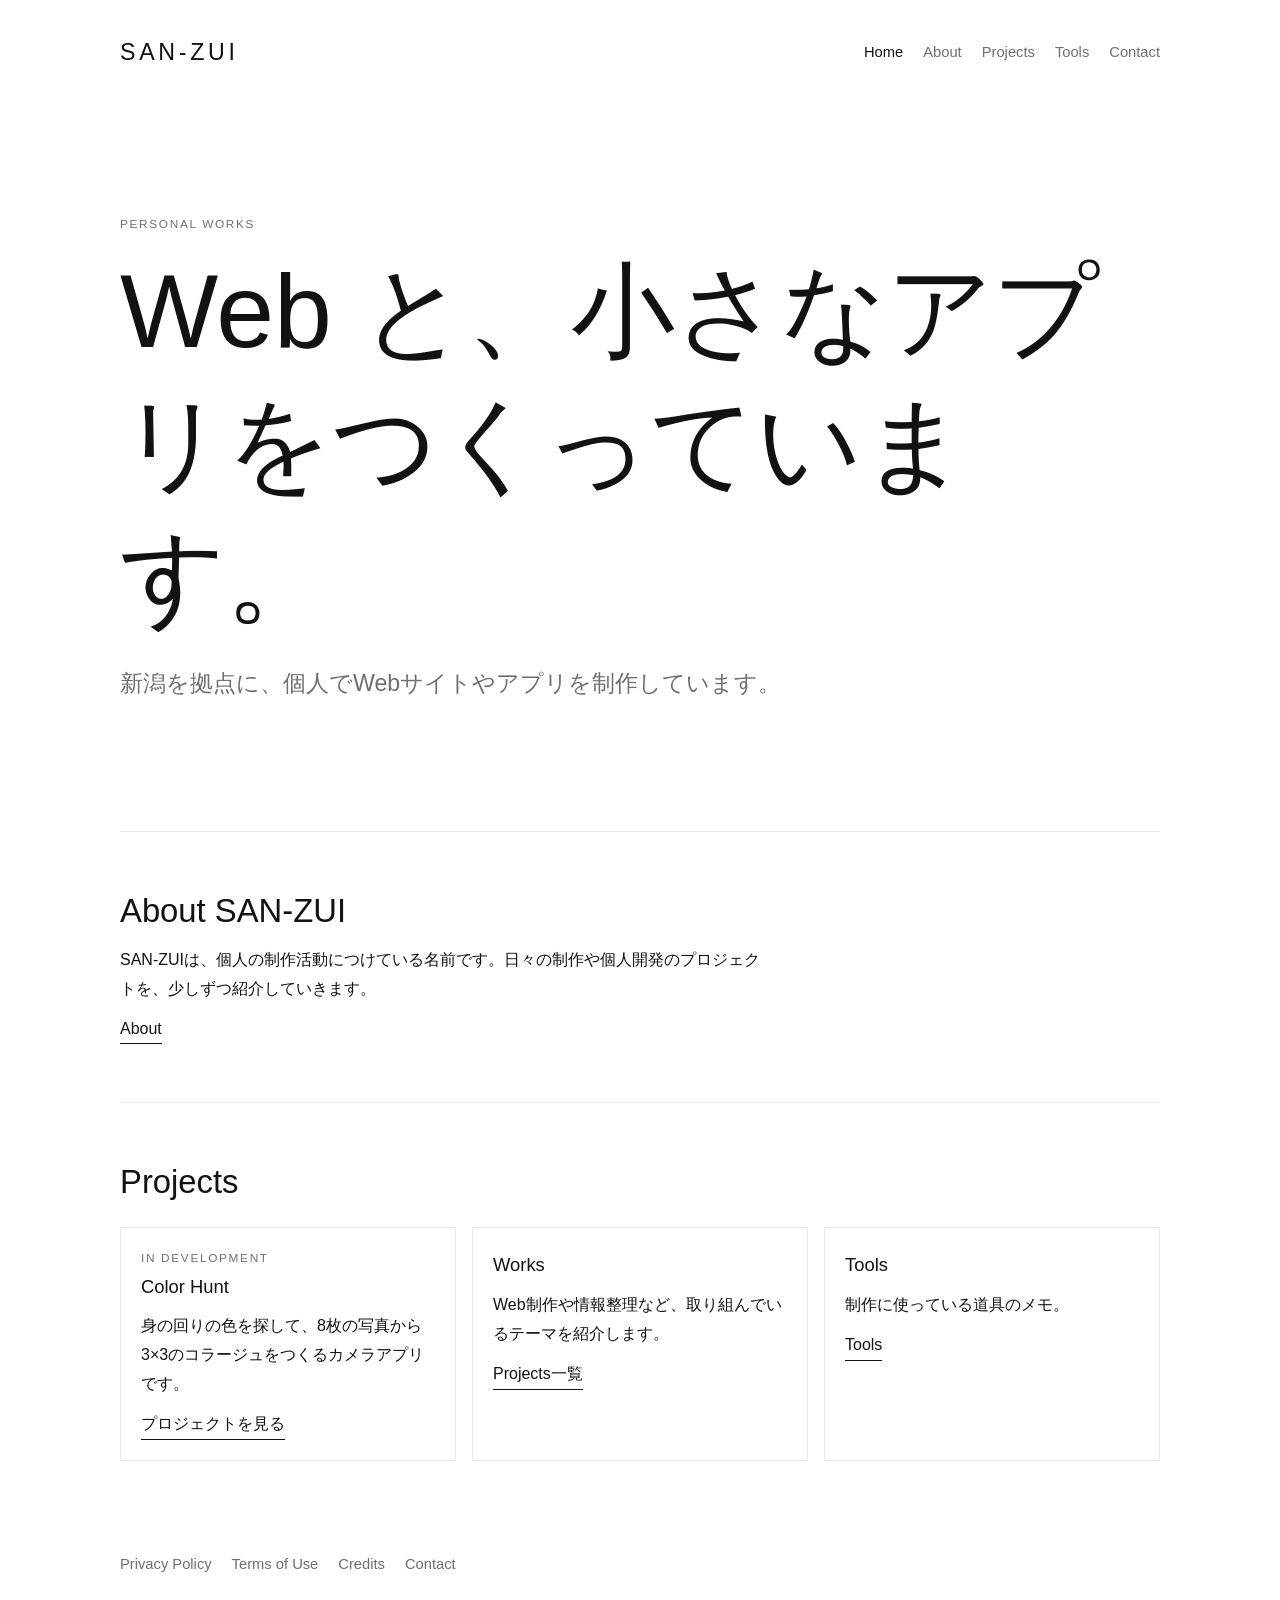
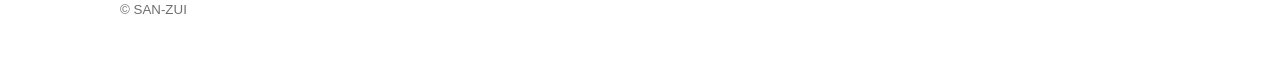
<file: index.html>
<!DOCTYPE html>
<html lang="ja">
  <head>
    <meta charset="UTF-8" />
    <meta name="viewport" content="width=device-width, initial-scale=1.0" />
    <title>SAN-ZUI | Portfolio</title>
    <meta name="description" content="SAN-ZUIの個人制作ポートフォリオ。Webサイトや小さなアプリの制作を紹介します。" />
    <link rel="stylesheet" href="style.css" />
  </head>
  <body>
    <header class="site-header container">
      <a class="brand" href="index.html">SAN-ZUI</a>
      <nav aria-label="メインナビゲーション">
        <ul class="nav-list">
          <li><a href="index.html" aria-current="page">Home</a></li>
          <li><a href="about.html">About</a></li>
          <li><a href="works.html">Projects</a></li>
          <li><a href="tools.html">Tools</a></li>
          <li><a href="contact.html">Contact</a></li>
        </ul>
      </nav>
    </header>
    <main>
      <section class="hero container" aria-labelledby="hero-title">
        <p class="eyebrow">PERSONAL WORKS</p>
        <h1 id="hero-title">Web と、小さなアプリをつくっています。</h1>
        <p class="tagline">新潟を拠点に、個人でWebサイトやアプリを制作しています。</p>
      </section>
      <section class="section container" aria-labelledby="about-title">
        <h2 id="about-title">About SAN-ZUI</h2>
        <p>SAN-ZUIは、個人の制作活動につけている名前です。日々の制作や個人開発のプロジェクトを、少しずつ紹介していきます。</p>
        <a class="simple-link" href="about.html">About</a>
      </section>
      <section class="section container" aria-labelledby="projects-title">
        <h2 id="projects-title">Projects</h2>
        <div class="link-grid">
          <article class="link-card">
            <p class="eyebrow">IN DEVELOPMENT</p>
            <h3>Color Hunt</h3>
            <p>身の回りの色を探して、8枚の写真から3×3のコラージュをつくるカメラアプリです。</p>
            <a href="projects/color-hunt/">プロジェクトを見る</a>
          </article>
          <article class="link-card">
            <h3>Works</h3>
            <p>Web制作や情報整理など、取り組んでいるテーマを紹介します。</p>
            <a href="works.html">Projects一覧</a>
          </article>
          <article class="link-card">
            <h3>Tools</h3>
            <p>制作に使っている道具のメモ。</p>
            <a href="tools.html">Tools</a>
          </article>
        </div>
      </section>
    </main>
    <footer class="site-footer container">
      <nav aria-label="フッターナビゲーション">
        <ul class="footer-list">
          <li><a href="privacy-policy.html">Privacy Policy</a></li>
          <li><a href="terms-of-use.html">Terms of Use</a></li>
          <li><a href="credits.html">Credits</a></li>
          <li><a href="contact.html">Contact</a></li>
        </ul>
      </nav>
      <small>© SAN-ZUI</small>
    </footer>
  </body>
</html>
</file>
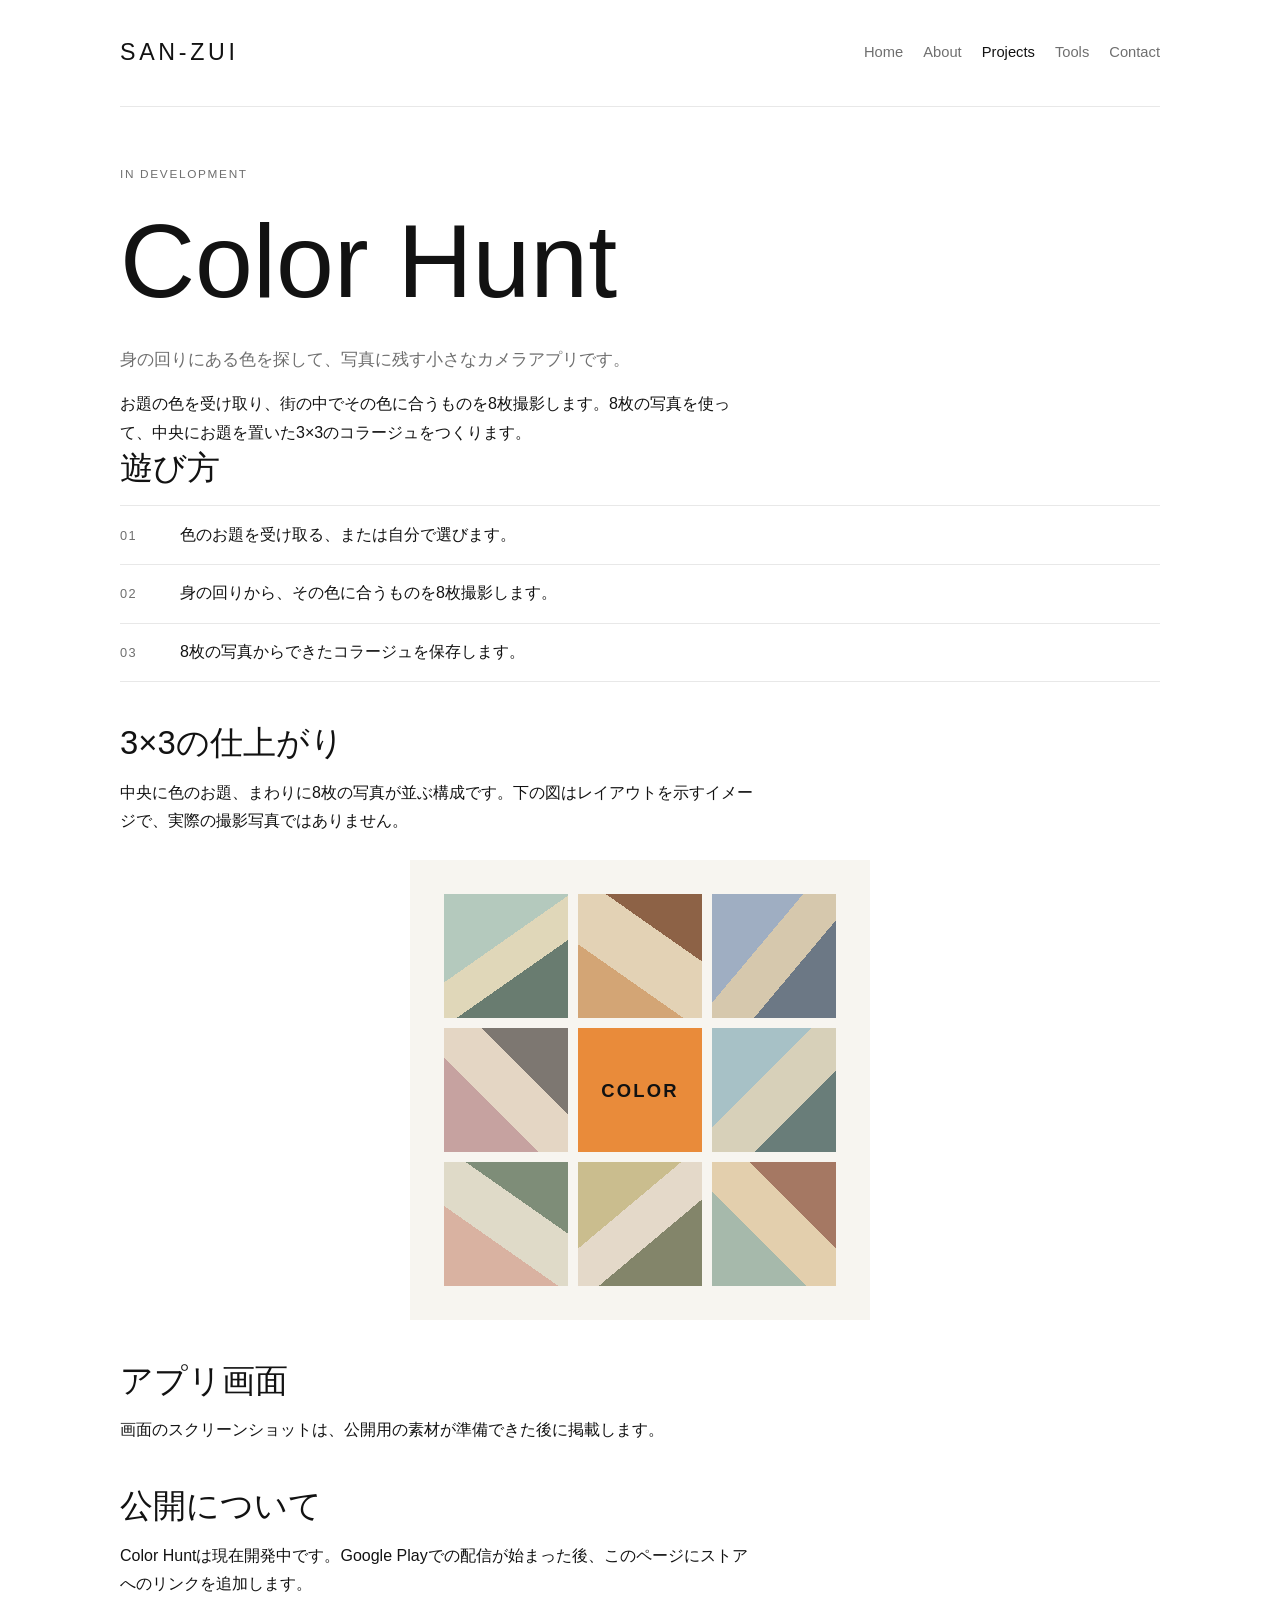
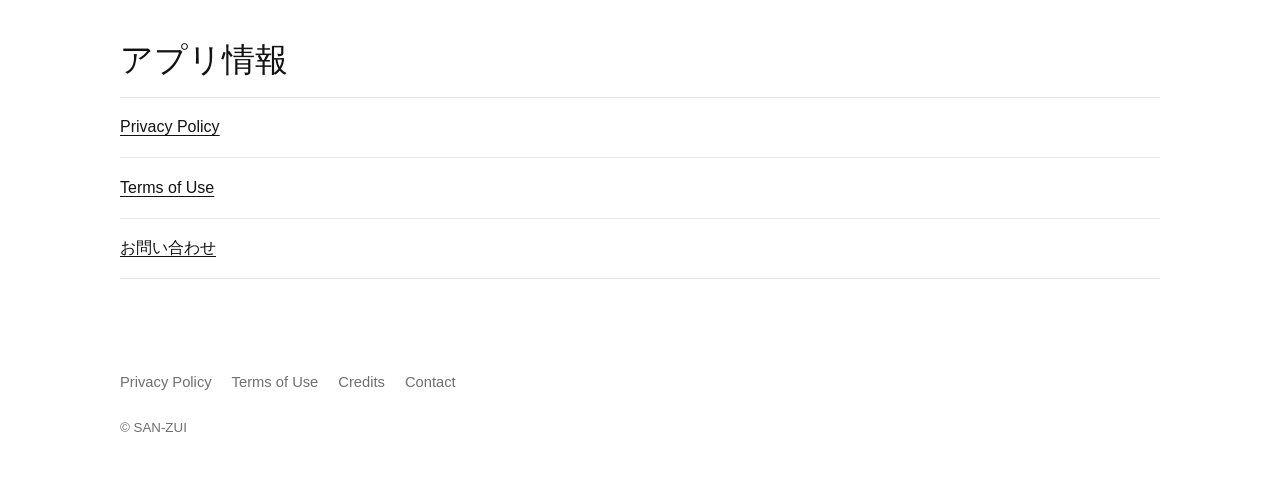
<file: projects/color-hunt/index.html>
<!DOCTYPE html>
<html lang="ja">
  <head>
    <meta charset="UTF-8" />
    <meta name="viewport" content="width=device-width, initial-scale=1.0" />
    <title>Color Hunt | SAN-ZUI</title>
    <meta name="description" content="身の回りの色を探して写真に収めるカメラアプリ、Color Hunt。" />
    <link rel="stylesheet" href="../../style.css" />
  </head>
  <body>
    <header class="site-header container">
      <a class="brand" href="../../index.html">SAN-ZUI</a>
      <nav aria-label="メインナビゲーション">
        <ul class="nav-list">
          <li><a href="../../index.html">Home</a></li>
          <li><a href="../../about.html">About</a></li>
          <li><a href="../../works.html" aria-current="page">Projects</a></li>
          <li><a href="../../tools.html">Tools</a></li>
          <li><a href="../../contact.html">Contact</a></li>
        </ul>
      </nav>
    </header>
    <main class="container page-main">
      <p class="eyebrow">IN DEVELOPMENT</p>
      <h1>Color Hunt</h1>
      <p class="lead">身の回りにある色を探して、写真に残す小さなカメラアプリです。</p>
      <p>お題の色を受け取り、街の中でその色に合うものを8枚撮影します。8枚の写真を使って、中央にお題を置いた3×3のコラージュをつくります。</p>

      <section class="text-block" aria-labelledby="concept-title">
        <h2 id="concept-title">遊び方</h2>
        <ol class="steps">
          <li><span>01</span><p>色のお題を受け取る、または自分で選びます。</p></li>
          <li><span>02</span><p>身の回りから、その色に合うものを8枚撮影します。</p></li>
          <li><span>03</span><p>8枚の写真からできたコラージュを保存します。</p></li>
        </ol>
      </section>

      <section class="text-block" aria-labelledby="collage-title">
        <h2 id="collage-title">3×3の仕上がり</h2>
        <p>中央に色のお題、まわりに8枚の写真が並ぶ構成です。下の図はレイアウトを示すイメージで、実際の撮影写真ではありません。</p>
        <div class="collage-demo" role="img" aria-label="8つの写真枠で色のお題を囲む3列3行のコラージュ構成図">
          <span class="sample-tile tile-one"></span>
          <span class="sample-tile tile-two"></span>
          <span class="sample-tile tile-three"></span>
          <span class="sample-tile tile-four"></span>
          <span class="sample-theme">COLOR</span>
          <span class="sample-tile tile-five"></span>
          <span class="sample-tile tile-six"></span>
          <span class="sample-tile tile-seven"></span>
          <span class="sample-tile tile-eight"></span>
        </div>
      </section>

      <section class="text-block" aria-labelledby="screenshots-title">
        <h2 id="screenshots-title">アプリ画面</h2>
        <p>画面のスクリーンショットは、公開用の素材が準備できた後に掲載します。</p>
        <!-- Add genuine app screenshots here when available. Do not replace this section with mock screenshots. -->
      </section>

      <section class="text-block">
        <h2>公開について</h2>
        <p>Color Huntは現在開発中です。Google Playでの配信が始まった後、このページにストアへのリンクを追加します。</p>
        <!-- Add the Google Play link here after the public store listing is live. -->
      </section>

      <section class="text-block">
        <h2>アプリ情報</h2>
        <ul class="plain-list">
          <li><a href="../../privacy-policy.html">Privacy Policy</a></li>
          <li><a href="../../terms-of-use.html">Terms of Use</a></li>
          <li><a href="../../contact.html">お問い合わせ</a></li>
        </ul>
      </section>
    </main>
    <footer class="site-footer container">
      <nav aria-label="フッターナビゲーション">
        <ul class="footer-list">
          <li><a href="../../privacy-policy.html">Privacy Policy</a></li>
          <li><a href="../../terms-of-use.html">Terms of Use</a></li>
          <li><a href="../../credits.html">Credits</a></li>
          <li><a href="../../contact.html">Contact</a></li>
        </ul>
      </nav>
      <small>© SAN-ZUI</small>
    </footer>
  </body>
</html>
</file>
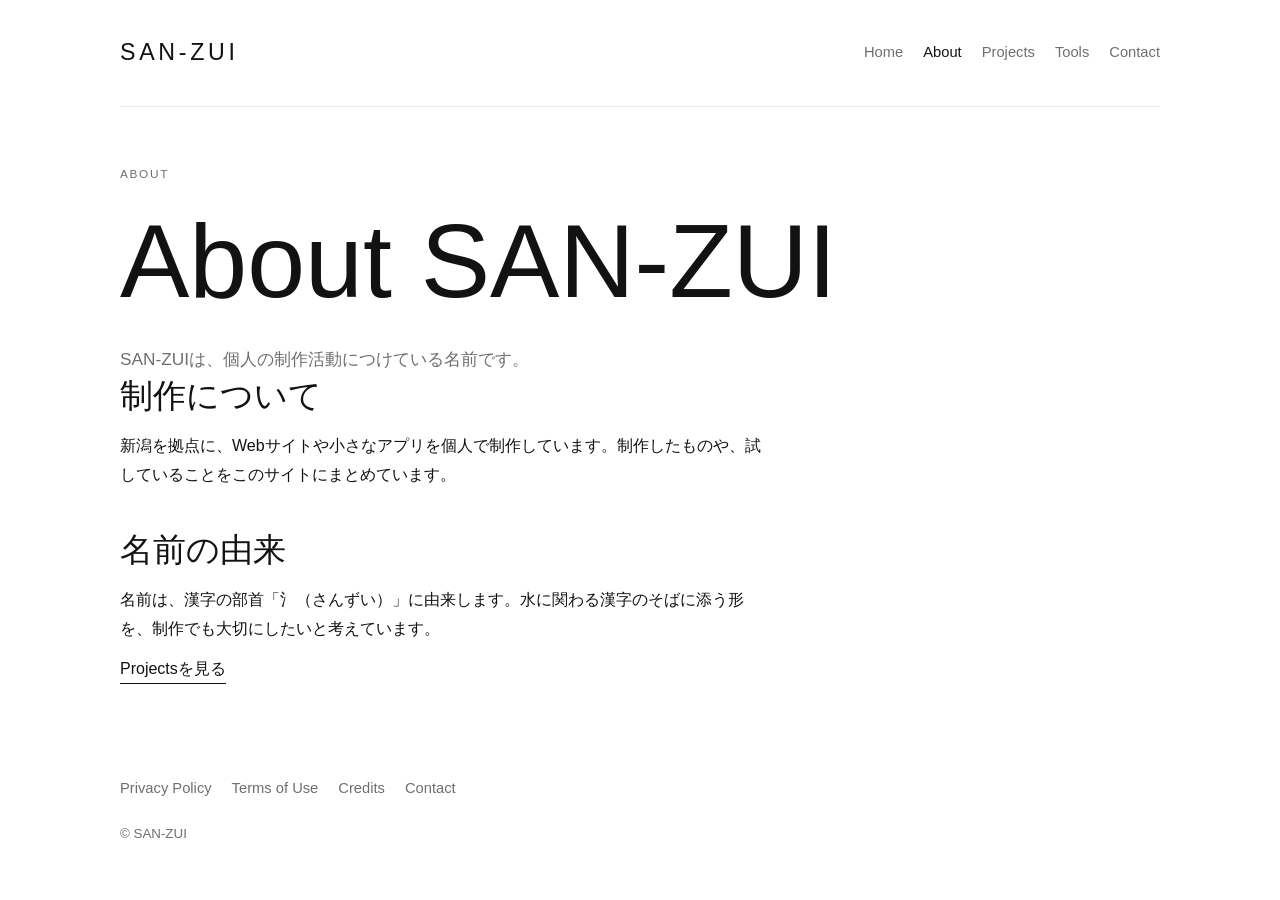
<file: about.html>
<!DOCTYPE html>
<html lang="ja">
  <head>
    <meta charset="UTF-8" />
    <meta name="viewport" content="width=device-width, initial-scale=1.0" />
    <title>About | SAN-ZUI</title>
    <meta name="description" content="SAN-ZUIの個人制作について。" />
    <link rel="stylesheet" href="style.css" />
  </head>
  <body>
    <header class="site-header container">
      <a class="brand" href="index.html">SAN-ZUI</a>
      <nav aria-label="メインナビゲーション">
        <ul class="nav-list">
          <li><a href="index.html">Home</a></li>
          <li><a href="about.html" aria-current="page">About</a></li>
          <li><a href="works.html">Projects</a></li>
          <li><a href="tools.html">Tools</a></li>
          <li><a href="contact.html">Contact</a></li>
        </ul>
      </nav>
    </header>
    <main class="container page-main">
      <p class="eyebrow">ABOUT</p>
      <h1>About SAN-ZUI</h1>
      <p class="lead">SAN-ZUIは、個人の制作活動につけている名前です。</p>
      <section class="text-block">
        <h2>制作について</h2>
        <p>新潟を拠点に、Webサイトや小さなアプリを個人で制作しています。制作したものや、試していることをこのサイトにまとめています。</p>
      </section>
      <section class="text-block">
        <h2>名前の由来</h2>
        <p>名前は、漢字の部首「氵（さんずい）」に由来します。水に関わる漢字のそばに添う形を、制作でも大切にしたいと考えています。</p>
      </section>
      <a class="simple-link" href="works.html">Projectsを見る</a>
    </main>
    <footer class="site-footer container">
      <nav aria-label="フッターナビゲーション">
        <ul class="footer-list">
          <li><a href="privacy-policy.html">Privacy Policy</a></li>
          <li><a href="terms-of-use.html">Terms of Use</a></li>
          <li><a href="credits.html">Credits</a></li>
          <li><a href="contact.html">Contact</a></li>
        </ul>
      </nav>
      <small>© SAN-ZUI</small>
    </footer>
  </body>
</html>
</file>
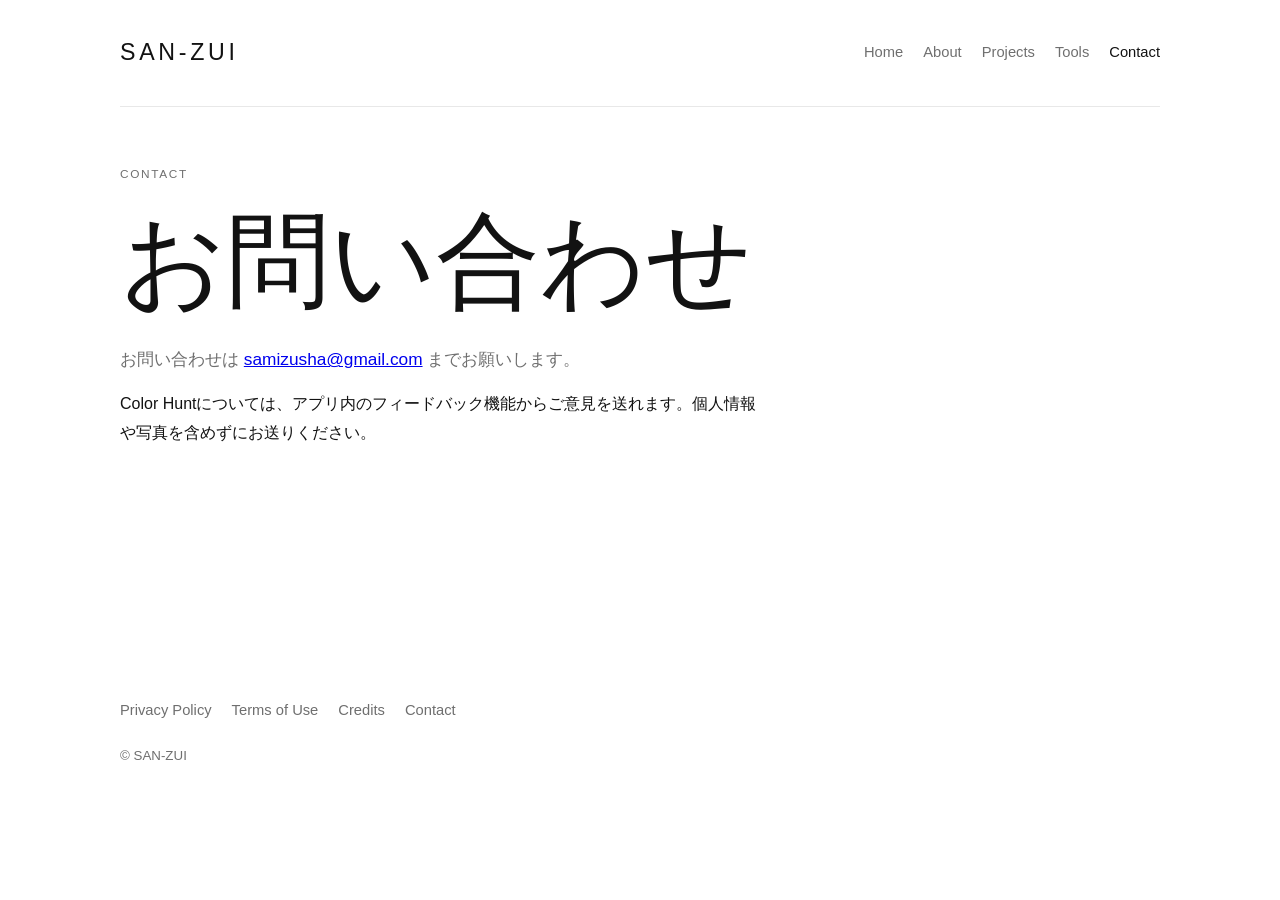
<file: contact.html>
<!DOCTYPE html>
<html lang="ja">
  <head>
    <meta charset="UTF-8" />
    <meta name="viewport" content="width=device-width, initial-scale=1.0" />
    <title>Contact | SAN-ZUI</title>
    <meta name="description" content="SAN-ZUIへのお問い合わせについて。" />
    <link rel="stylesheet" href="style.css" />
  </head>
  <body>
    <header class="site-header container">
      <a class="brand" href="index.html">SAN-ZUI</a>
      <nav aria-label="メインナビゲーション">
        <ul class="nav-list">
          <li><a href="index.html">Home</a></li>
          <li><a href="about.html">About</a></li>
          <li><a href="works.html">Projects</a></li>
          <li><a href="tools.html">Tools</a></li>
          <li><a href="contact.html" aria-current="page">Contact</a></li>
        </ul>
      </nav>
    </header>
    <main class="container page-main">
      <p class="eyebrow">CONTACT</p>
      <h1>お問い合わせ</h1>
      <p class="lead">お問い合わせは <a href="mailto:samizusha@gmail.com">samizusha@gmail.com</a> までお願いします。</p>
      <p>Color Huntについては、アプリ内のフィードバック機能からご意見を送れます。個人情報や写真を含めずにお送りください。</p>
    </main>
    <footer class="site-footer container">
      <nav aria-label="フッターナビゲーション">
        <ul class="footer-list">
          <li><a href="privacy-policy.html">Privacy Policy</a></li>
          <li><a href="terms-of-use.html">Terms of Use</a></li>
          <li><a href="credits.html">Credits</a></li>
          <li><a href="contact.html" aria-current="page">Contact</a></li>
        </ul>
      </nav>
      <small>© SAN-ZUI</small>
    </footer>
  </body>
</html>
</file>
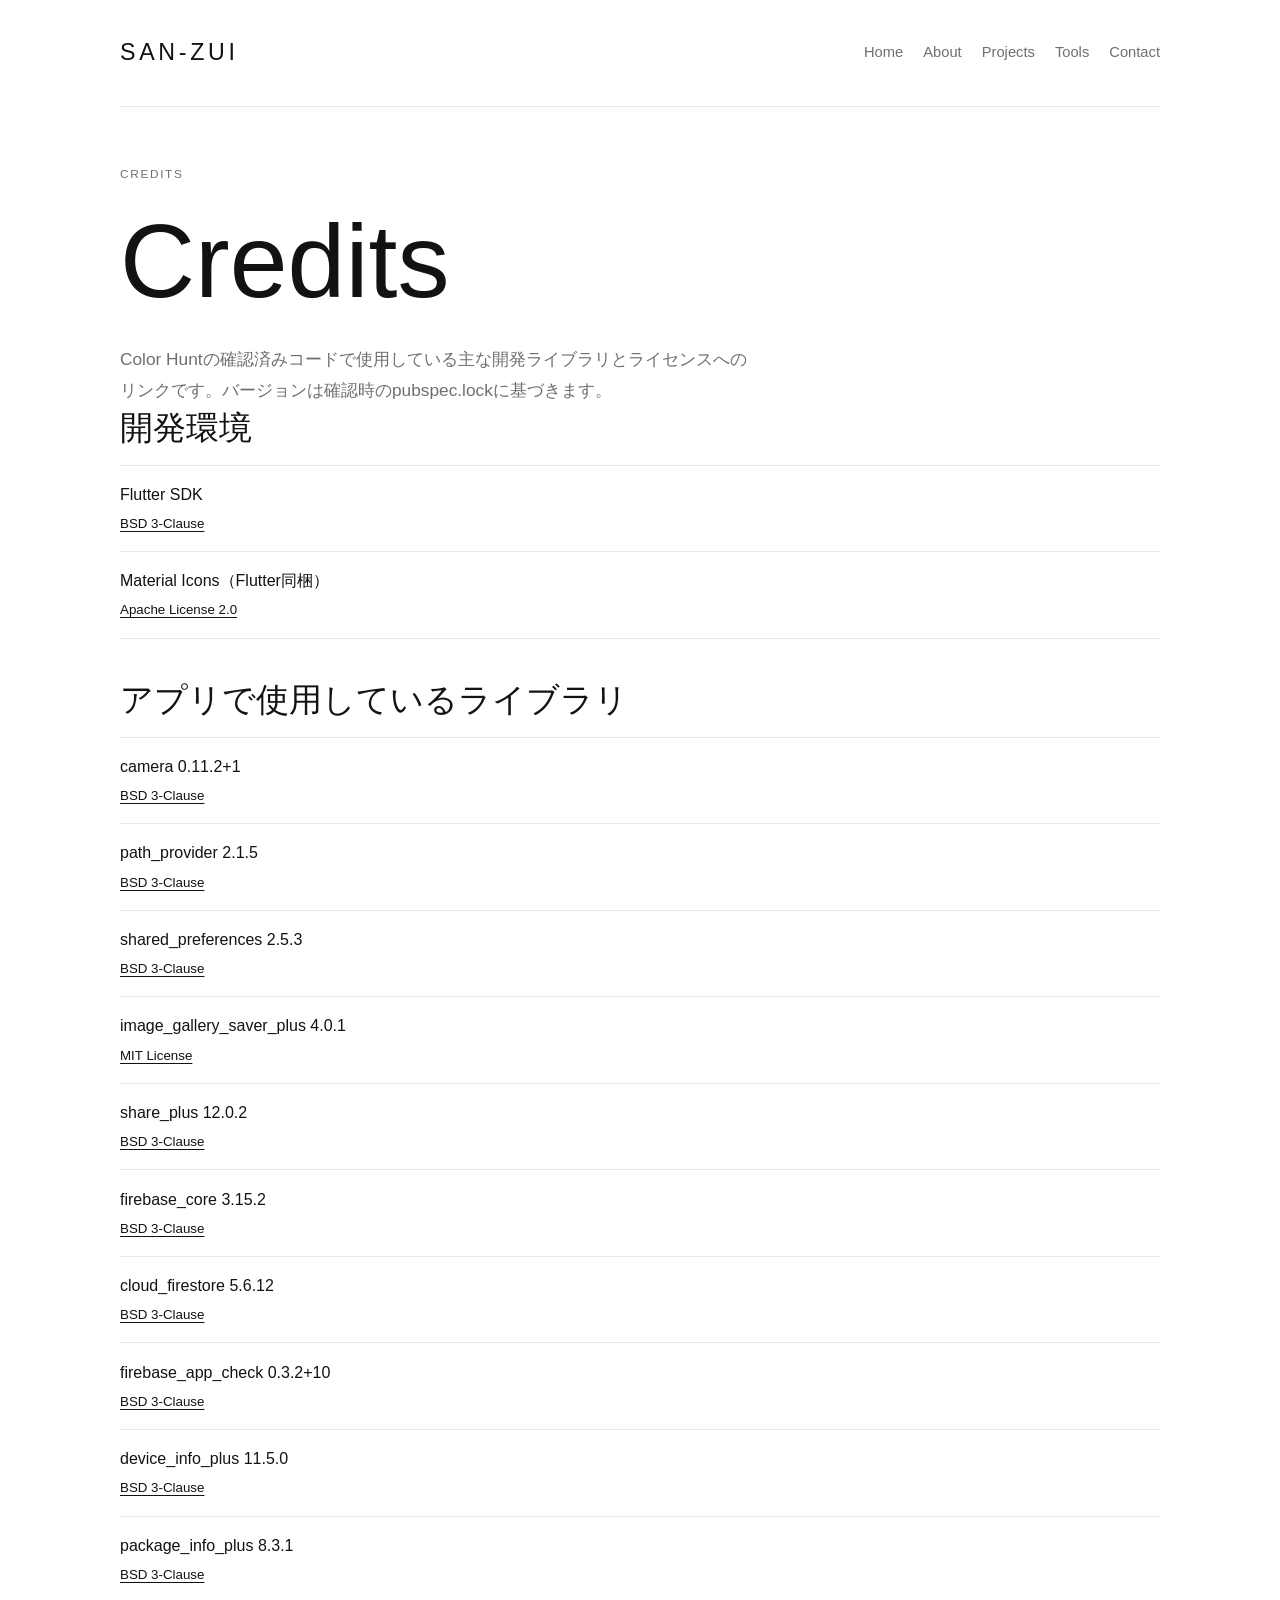
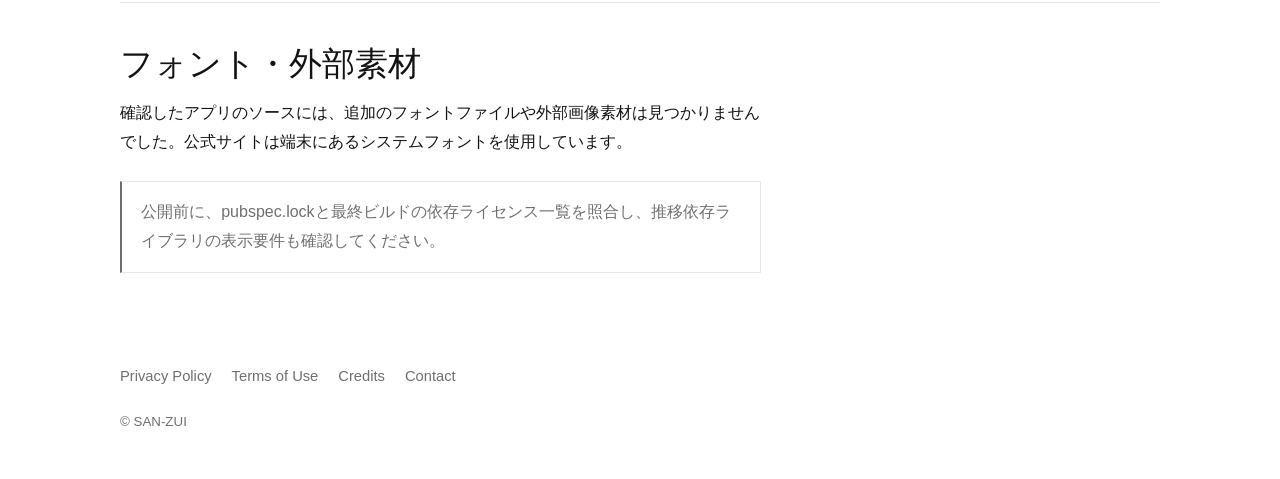
<file: credits.html>
<!DOCTYPE html>
<html lang="ja">
  <head>
    <meta charset="UTF-8" />
    <meta name="viewport" content="width=device-width, initial-scale=1.0" />
    <title>Credits | SAN-ZUI</title>
    <meta name="description" content="Color Huntで使用している開発ライブラリとライセンス。" />
    <link rel="stylesheet" href="style.css" />
  </head>
  <body>
    <header class="site-header container">
      <a class="brand" href="index.html">SAN-ZUI</a>
      <nav aria-label="メインナビゲーション">
        <ul class="nav-list">
          <li><a href="index.html">Home</a></li>
          <li><a href="about.html">About</a></li>
          <li><a href="works.html">Projects</a></li>
          <li><a href="tools.html">Tools</a></li>
          <li><a href="contact.html">Contact</a></li>
        </ul>
      </nav>
    </header>
    <main class="container page-main">
      <p class="eyebrow">CREDITS</p>
      <h1>Credits</h1>
      <p class="lead">Color Huntの確認済みコードで使用している主な開発ライブラリとライセンスへのリンクです。バージョンは確認時のpubspec.lockに基づきます。</p>
      <section class="text-block">
        <h2>開発環境</h2>
        <ul class="credit-list">
          <li><span>Flutter SDK</span><small><a href="https://github.com/flutter/flutter/blob/master/LICENSE">BSD 3-Clause</a></small></li>
          <li><span>Material Icons（Flutter同梱）</span><small><a href="https://github.com/google/material-design-icons/blob/master/LICENSE">Apache License 2.0</a></small></li>
        </ul>
      </section>
      <section class="text-block">
        <h2>アプリで使用しているライブラリ</h2>
        <ul class="credit-list">
          <li><span>camera 0.11.2+1</span><small><a href="https://pub.dev/packages/camera/versions/0.11.2%2B1/license">BSD 3-Clause</a></small></li>
          <li><span>path_provider 2.1.5</span><small><a href="https://pub.dev/packages/path_provider/versions/2.1.5/license">BSD 3-Clause</a></small></li>
          <li><span>shared_preferences 2.5.3</span><small><a href="https://pub.dev/packages/shared_preferences/versions/2.5.3/license">BSD 3-Clause</a></small></li>
          <li><span>image_gallery_saver_plus 4.0.1</span><small><a href="https://pub.dev/packages/image_gallery_saver_plus/versions/4.0.1/license">MIT License</a></small></li>
          <li><span>share_plus 12.0.2</span><small><a href="https://pub.dev/packages/share_plus/versions/12.0.2/license">BSD 3-Clause</a></small></li>
          <li><span>firebase_core 3.15.2</span><small><a href="https://pub.dev/packages/firebase_core/versions/3.15.2/license">BSD 3-Clause</a></small></li>
          <li><span>cloud_firestore 5.6.12</span><small><a href="https://pub.dev/packages/cloud_firestore/versions/5.6.12/license">BSD 3-Clause</a></small></li>
          <li><span>firebase_app_check 0.3.2+10</span><small><a href="https://pub.dev/packages/firebase_app_check/versions/0.3.2%2B10/license">BSD 3-Clause</a></small></li>
          <li><span>device_info_plus 11.5.0</span><small><a href="https://pub.dev/packages/device_info_plus/versions/11.5.0/license">BSD 3-Clause</a></small></li>
          <li><span>package_info_plus 8.3.1</span><small><a href="https://pub.dev/packages/package_info_plus/versions/8.3.1/license">BSD 3-Clause</a></small></li>
        </ul>
      </section>
      <section class="text-block">
        <h2>フォント・外部素材</h2>
        <p>確認したアプリのソースには、追加のフォントファイルや外部画像素材は見つかりませんでした。公式サイトは端末にあるシステムフォントを使用しています。</p>
      </section>
      <p class="pending">公開前に、pubspec.lockと最終ビルドの依存ライセンス一覧を照合し、推移依存ライブラリの表示要件も確認してください。</p>
    </main>
    <footer class="site-footer container">
      <nav aria-label="フッターナビゲーション">
        <ul class="footer-list">
          <li><a href="privacy-policy.html">Privacy Policy</a></li>
          <li><a href="terms-of-use.html">Terms of Use</a></li>
          <li><a href="credits.html" aria-current="page">Credits</a></li>
          <li><a href="contact.html">Contact</a></li>
        </ul>
      </nav>
      <small>© SAN-ZUI</small>
    </footer>
  </body>
</html>
</file>
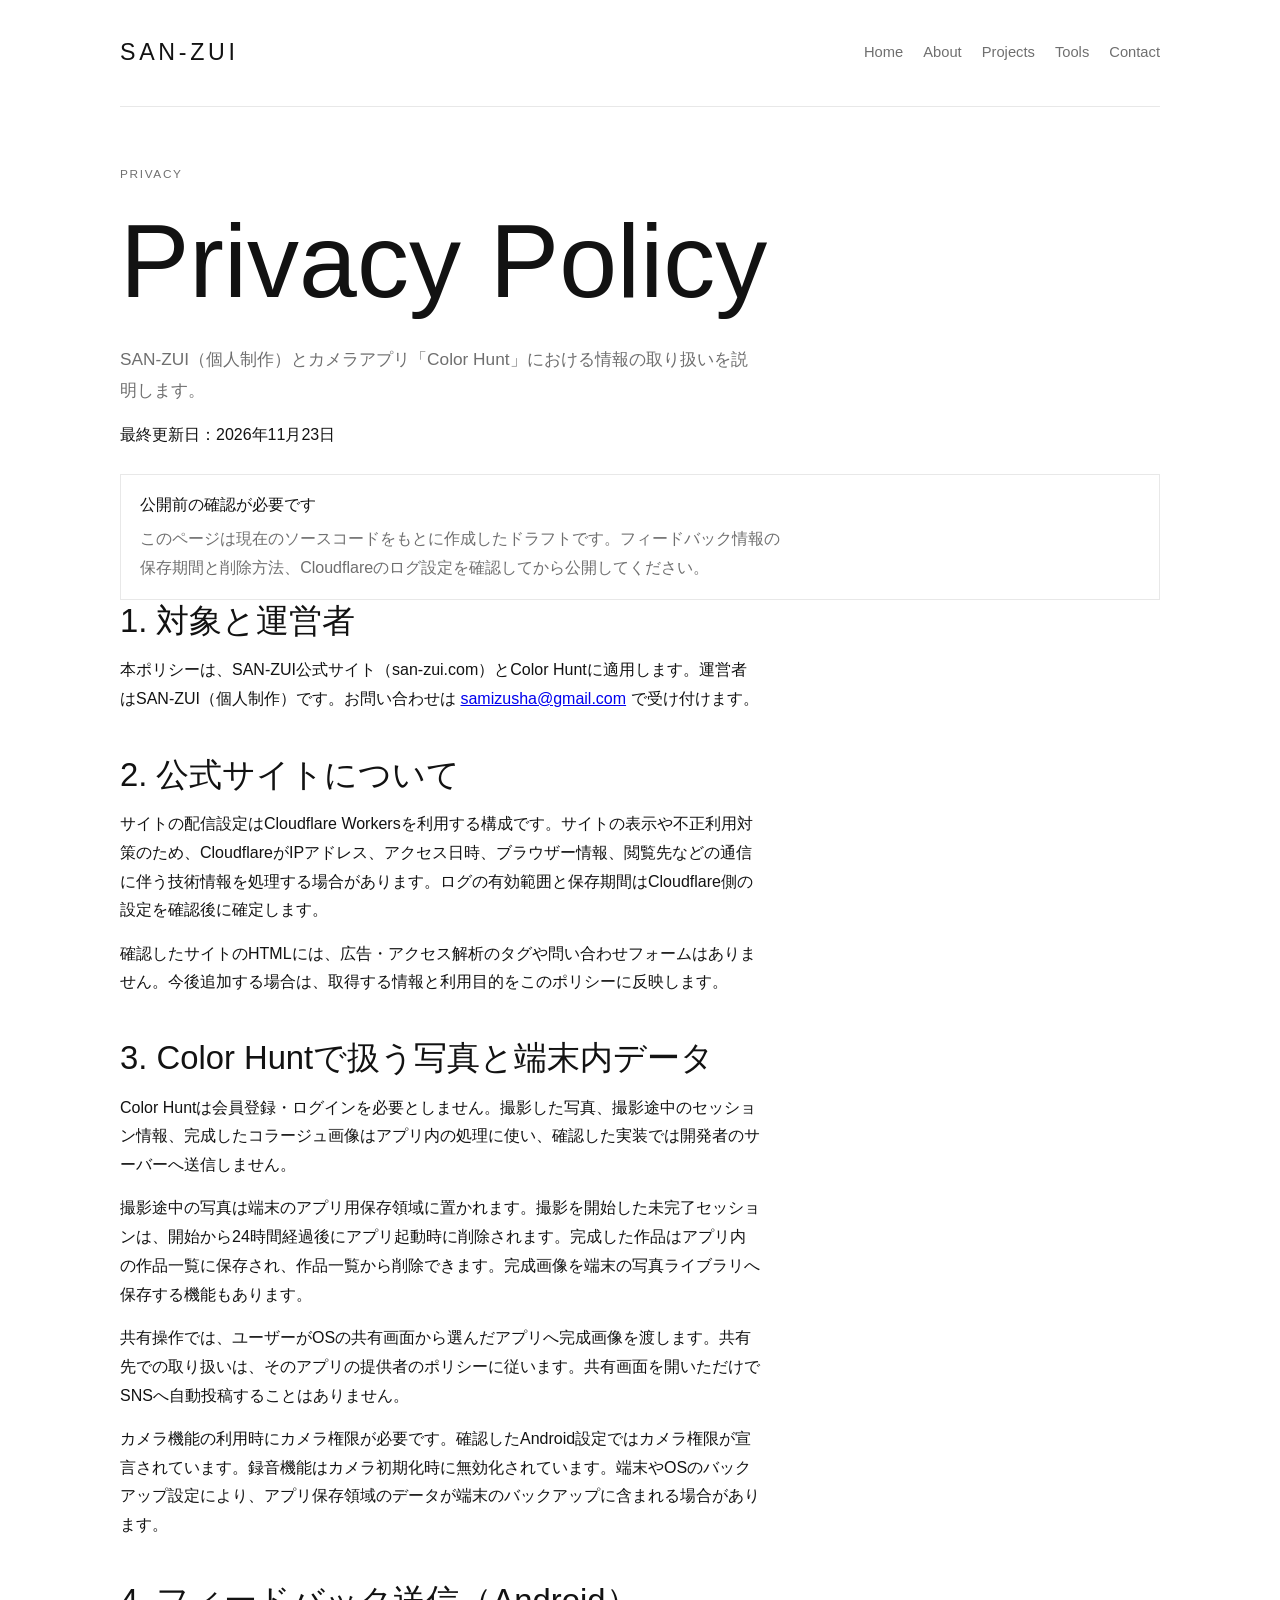
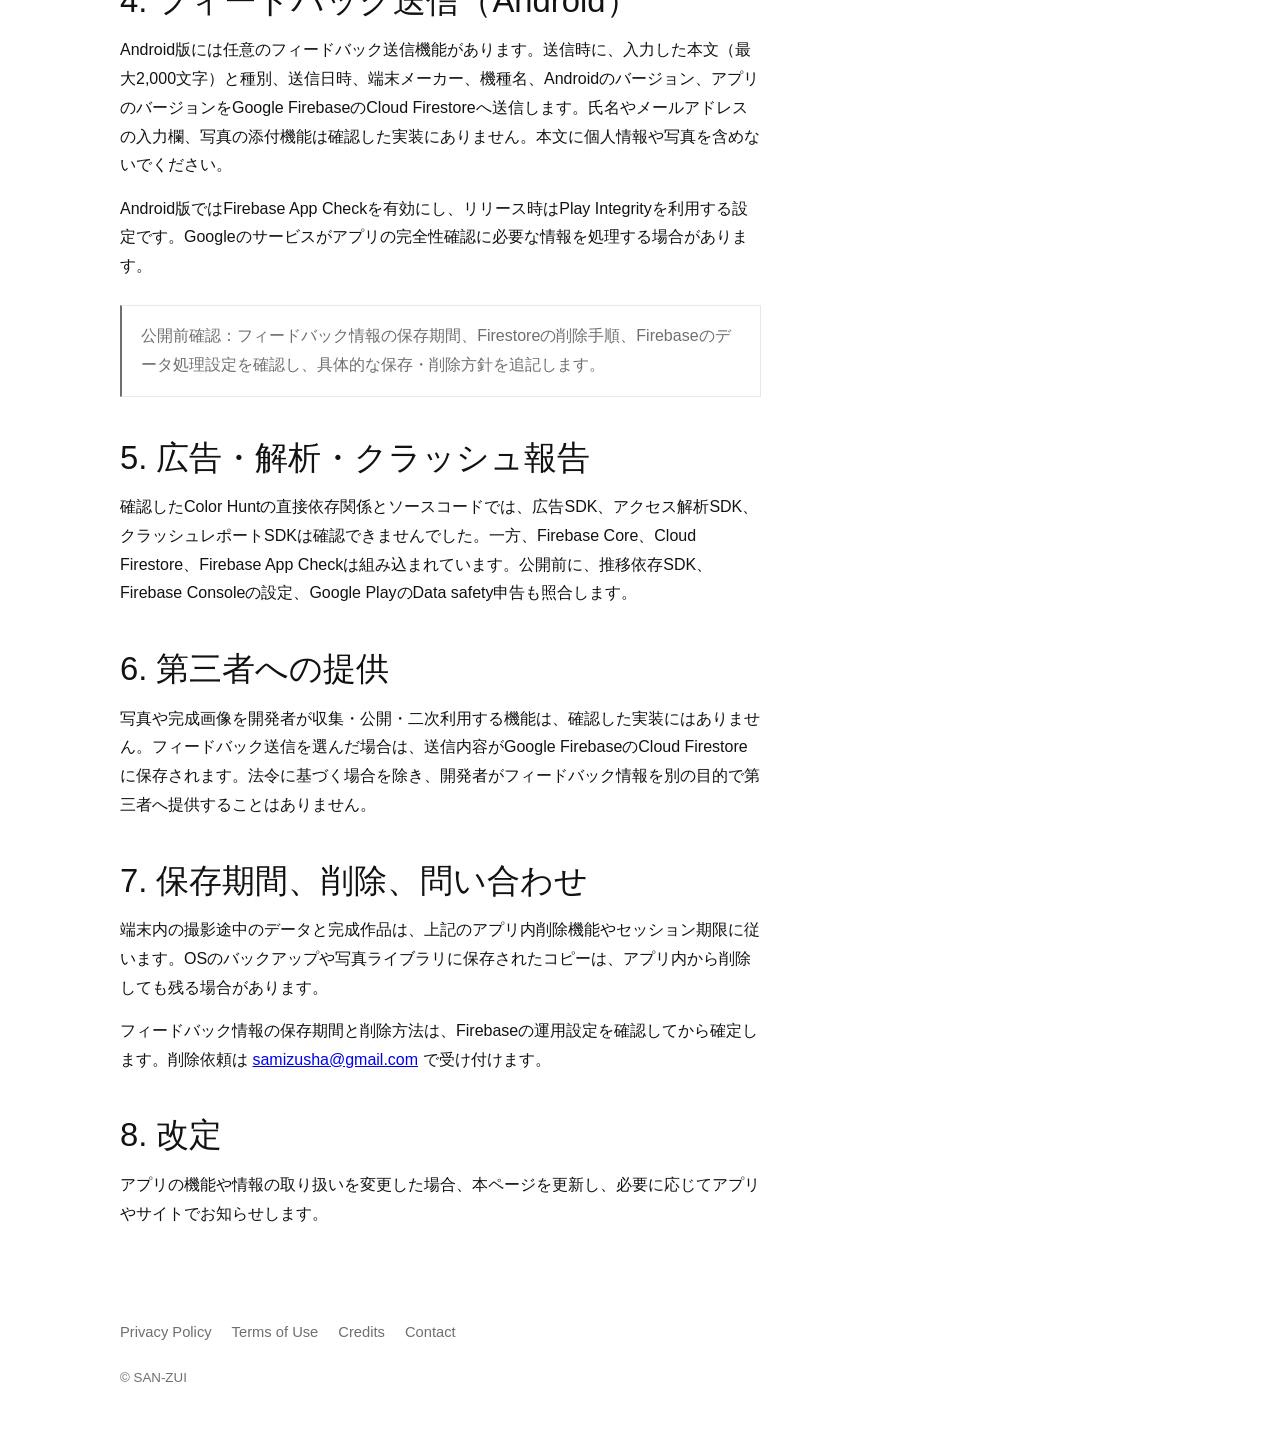
<file: privacy-policy.html>
<!DOCTYPE html>
<html lang="ja">
  <head>
    <meta charset="UTF-8" />
    <meta name="viewport" content="width=device-width, initial-scale=1.0" />
    <title>Privacy Policy | SAN-ZUI</title>
    <meta name="description" content="SAN-ZUIおよびColor Huntにおける情報の取り扱いについて。" />
    <link rel="stylesheet" href="style.css" />
  </head>
  <body>
    <header class="site-header container">
      <a class="brand" href="index.html">SAN-ZUI</a>
      <nav aria-label="メインナビゲーション">
        <ul class="nav-list">
          <li><a href="index.html">Home</a></li>
          <li><a href="about.html">About</a></li>
          <li><a href="works.html">Projects</a></li>
          <li><a href="tools.html">Tools</a></li>
          <li><a href="contact.html">Contact</a></li>
        </ul>
      </nav>
    </header>
    <main class="container page-main">
      <p class="eyebrow">PRIVACY</p>
      <h1>Privacy Policy</h1>
      <p class="lead">SAN-ZUI（個人制作）とカメラアプリ「Color Hunt」における情報の取り扱いを説明します。</p>
      <p>最終更新日：2026年11月23日</p>

      <aside class="notice" aria-label="公開前の確認事項">
        <strong>公開前の確認が必要です</strong>
        <p>このページは現在のソースコードをもとに作成したドラフトです。フィードバック情報の保存期間と削除方法、Cloudflareのログ設定を確認してから公開してください。</p>
      </aside>

      <section class="text-block">
        <h2>1. 対象と運営者</h2>
        <p>本ポリシーは、SAN-ZUI公式サイト（san-zui.com）とColor Huntに適用します。運営者はSAN-ZUI（個人制作）です。お問い合わせは <a href="mailto:samizusha@gmail.com">samizusha@gmail.com</a> で受け付けます。</p>
      </section>

      <section class="text-block">
        <h2>2. 公式サイトについて</h2>
        <p>サイトの配信設定はCloudflare Workersを利用する構成です。サイトの表示や不正利用対策のため、CloudflareがIPアドレス、アクセス日時、ブラウザー情報、閲覧先などの通信に伴う技術情報を処理する場合があります。ログの有効範囲と保存期間はCloudflare側の設定を確認後に確定します。</p>
        <p>確認したサイトのHTMLには、広告・アクセス解析のタグや問い合わせフォームはありません。今後追加する場合は、取得する情報と利用目的をこのポリシーに反映します。</p>
      </section>

      <section class="text-block">
        <h2>3. Color Huntで扱う写真と端末内データ</h2>
        <p>Color Huntは会員登録・ログインを必要としません。撮影した写真、撮影途中のセッション情報、完成したコラージュ画像はアプリ内の処理に使い、確認した実装では開発者のサーバーへ送信しません。</p>
        <p>撮影途中の写真は端末のアプリ用保存領域に置かれます。撮影を開始した未完了セッションは、開始から24時間経過後にアプリ起動時に削除されます。完成した作品はアプリ内の作品一覧に保存され、作品一覧から削除できます。完成画像を端末の写真ライブラリへ保存する機能もあります。</p>
        <p>共有操作では、ユーザーがOSの共有画面から選んだアプリへ完成画像を渡します。共有先での取り扱いは、そのアプリの提供者のポリシーに従います。共有画面を開いただけでSNSへ自動投稿することはありません。</p>
        <p>カメラ機能の利用時にカメラ権限が必要です。確認したAndroid設定ではカメラ権限が宣言されています。録音機能はカメラ初期化時に無効化されています。端末やOSのバックアップ設定により、アプリ保存領域のデータが端末のバックアップに含まれる場合があります。</p>
      </section>

      <section class="text-block">
        <h2>4. フィードバック送信（Android）</h2>
        <p>Android版には任意のフィードバック送信機能があります。送信時に、入力した本文（最大2,000文字）と種別、送信日時、端末メーカー、機種名、Androidのバージョン、アプリのバージョンをGoogle FirebaseのCloud Firestoreへ送信します。氏名やメールアドレスの入力欄、写真の添付機能は確認した実装にありません。本文に個人情報や写真を含めないでください。</p>
        <p>Android版ではFirebase App Checkを有効にし、リリース時はPlay Integrityを利用する設定です。Googleのサービスがアプリの完全性確認に必要な情報を処理する場合があります。</p>
        <p class="pending">公開前確認：フィードバック情報の保存期間、Firestoreの削除手順、Firebaseのデータ処理設定を確認し、具体的な保存・削除方針を追記します。</p>
      </section>

      <section class="text-block">
        <h2>5. 広告・解析・クラッシュ報告</h2>
        <p>確認したColor Huntの直接依存関係とソースコードでは、広告SDK、アクセス解析SDK、クラッシュレポートSDKは確認できませんでした。一方、Firebase Core、Cloud Firestore、Firebase App Checkは組み込まれています。公開前に、推移依存SDK、Firebase Consoleの設定、Google PlayのData safety申告も照合します。</p>
      </section>

      <section class="text-block">
        <h2>6. 第三者への提供</h2>
        <p>写真や完成画像を開発者が収集・公開・二次利用する機能は、確認した実装にはありません。フィードバック送信を選んだ場合は、送信内容がGoogle FirebaseのCloud Firestoreに保存されます。法令に基づく場合を除き、開発者がフィードバック情報を別の目的で第三者へ提供することはありません。</p>
      </section>

      <section class="text-block">
        <h2>7. 保存期間、削除、問い合わせ</h2>
        <p>端末内の撮影途中のデータと完成作品は、上記のアプリ内削除機能やセッション期限に従います。OSのバックアップや写真ライブラリに保存されたコピーは、アプリ内から削除しても残る場合があります。</p>
        <p>フィードバック情報の保存期間と削除方法は、Firebaseの運用設定を確認してから確定します。削除依頼は <a href="mailto:samizusha@gmail.com">samizusha@gmail.com</a> で受け付けます。</p>
      </section>

      <section class="text-block">
        <h2>8. 改定</h2>
        <p>アプリの機能や情報の取り扱いを変更した場合、本ページを更新し、必要に応じてアプリやサイトでお知らせします。</p>
      </section>
    </main>
    <footer class="site-footer container">
      <nav aria-label="フッターナビゲーション">
        <ul class="footer-list">
          <li><a href="privacy-policy.html" aria-current="page">Privacy Policy</a></li>
          <li><a href="terms-of-use.html">Terms of Use</a></li>
          <li><a href="credits.html">Credits</a></li>
          <li><a href="contact.html">Contact</a></li>
        </ul>
      </nav>
      <small>© SAN-ZUI</small>
    </footer>
  </body>
</html>
</file>
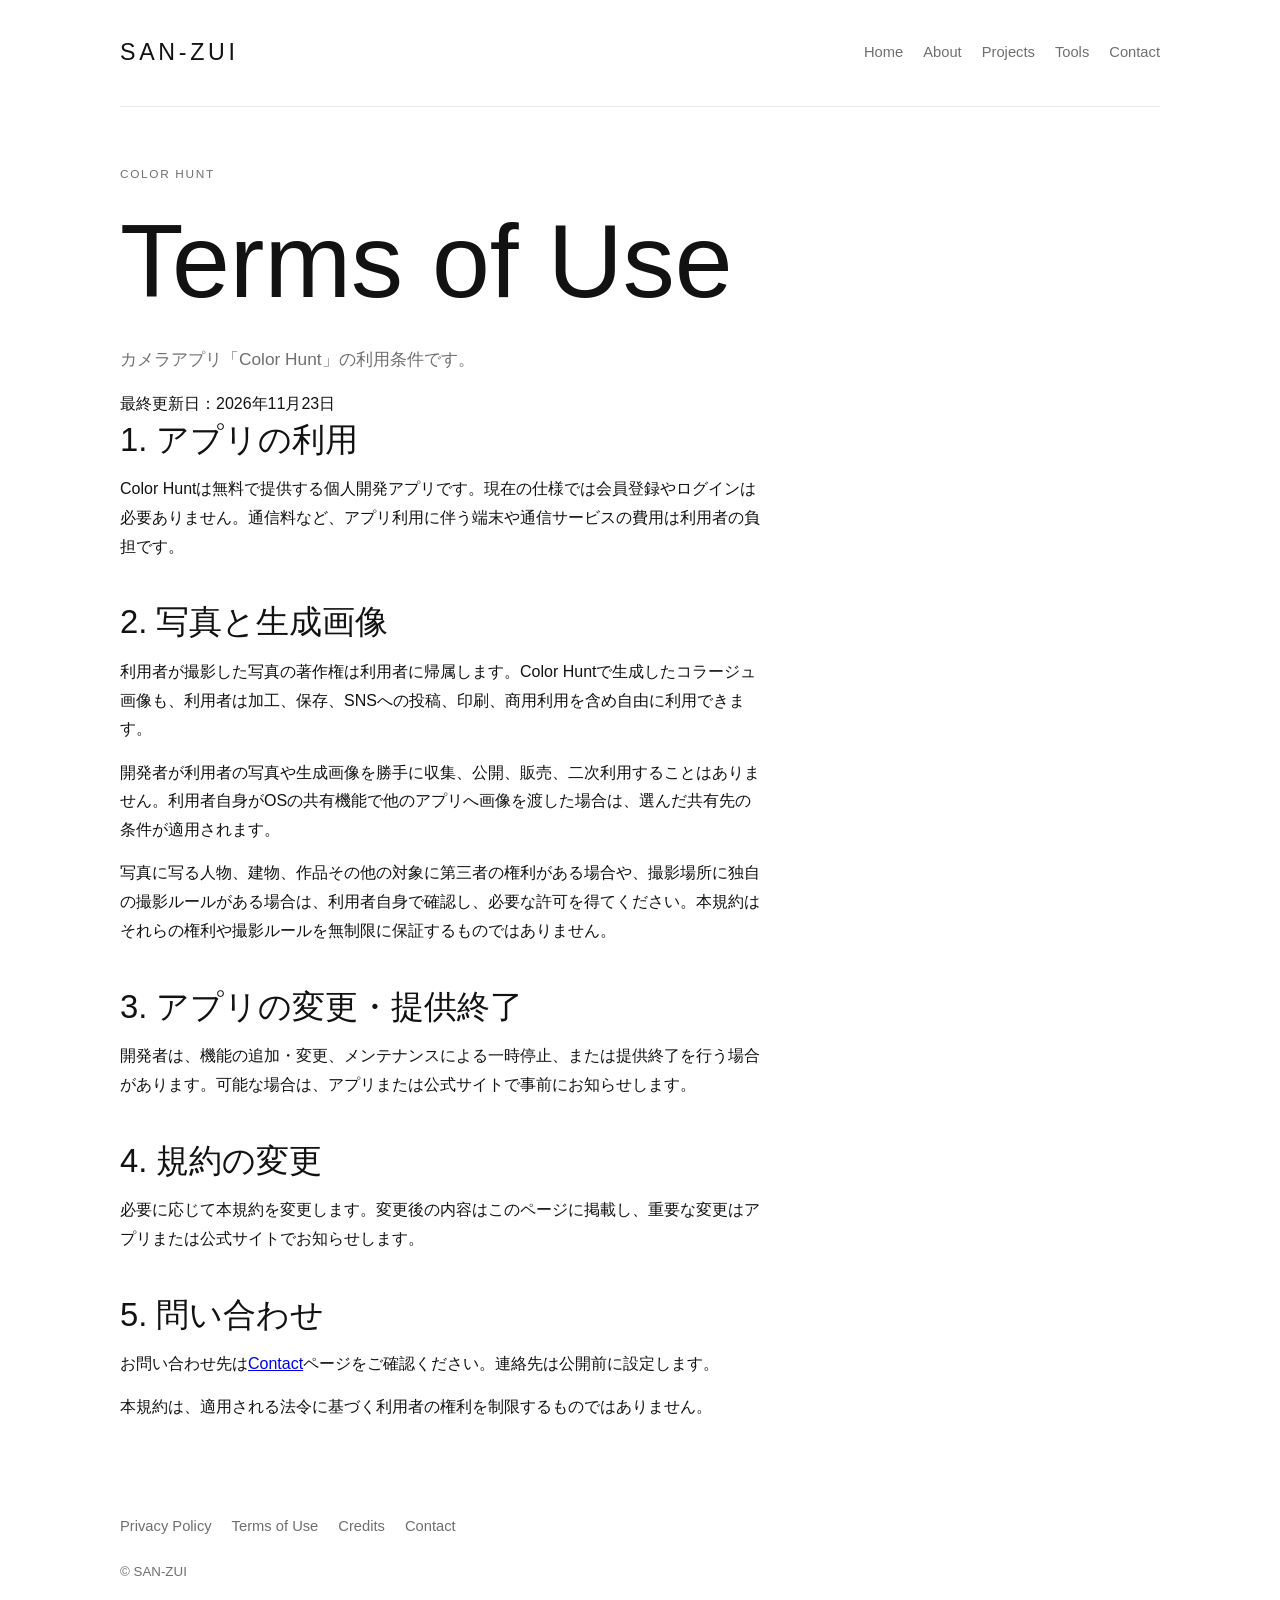
<file: terms-of-use.html>
<!DOCTYPE html>
<html lang="ja">
  <head>
    <meta charset="UTF-8" />
    <meta name="viewport" content="width=device-width, initial-scale=1.0" />
    <title>Terms of Use | Color Hunt</title>
    <meta name="description" content="Color Huntの利用条件。" />
    <link rel="stylesheet" href="style.css" />
  </head>
  <body>
    <header class="site-header container">
      <a class="brand" href="index.html">SAN-ZUI</a>
      <nav aria-label="メインナビゲーション">
        <ul class="nav-list">
          <li><a href="index.html">Home</a></li>
          <li><a href="about.html">About</a></li>
          <li><a href="works.html">Projects</a></li>
          <li><a href="tools.html">Tools</a></li>
          <li><a href="contact.html">Contact</a></li>
        </ul>
      </nav>
    </header>
    <main class="container page-main">
      <p class="eyebrow">COLOR HUNT</p>
      <h1>Terms of Use</h1>
      <p class="lead">カメラアプリ「Color Hunt」の利用条件です。</p>
      <p>最終更新日：2026年11月23日</p>
      <section class="text-block">
        <h2>1. アプリの利用</h2>
        <p>Color Huntは無料で提供する個人開発アプリです。現在の仕様では会員登録やログインは必要ありません。通信料など、アプリ利用に伴う端末や通信サービスの費用は利用者の負担です。</p>
      </section>
      <section class="text-block">
        <h2>2. 写真と生成画像</h2>
        <p>利用者が撮影した写真の著作権は利用者に帰属します。Color Huntで生成したコラージュ画像も、利用者は加工、保存、SNSへの投稿、印刷、商用利用を含め自由に利用できます。</p>
        <p>開発者が利用者の写真や生成画像を勝手に収集、公開、販売、二次利用することはありません。利用者自身がOSの共有機能で他のアプリへ画像を渡した場合は、選んだ共有先の条件が適用されます。</p>
        <p>写真に写る人物、建物、作品その他の対象に第三者の権利がある場合や、撮影場所に独自の撮影ルールがある場合は、利用者自身で確認し、必要な許可を得てください。本規約はそれらの権利や撮影ルールを無制限に保証するものではありません。</p>
      </section>
      <section class="text-block">
        <h2>3. アプリの変更・提供終了</h2>
        <p>開発者は、機能の追加・変更、メンテナンスによる一時停止、または提供終了を行う場合があります。可能な場合は、アプリまたは公式サイトで事前にお知らせします。</p>
      </section>
      <section class="text-block">
        <h2>4. 規約の変更</h2>
        <p>必要に応じて本規約を変更します。変更後の内容はこのページに掲載し、重要な変更はアプリまたは公式サイトでお知らせします。</p>
      </section>
      <section class="text-block">
        <h2>5. 問い合わせ</h2>
        <p>お問い合わせ先は<a href="contact.html">Contact</a>ページをご確認ください。連絡先は公開前に設定します。</p>
      </section>
      <p>本規約は、適用される法令に基づく利用者の権利を制限するものではありません。</p>
    </main>
    <footer class="site-footer container">
      <nav aria-label="フッターナビゲーション">
        <ul class="footer-list">
          <li><a href="privacy-policy.html">Privacy Policy</a></li>
          <li><a href="terms-of-use.html" aria-current="page">Terms of Use</a></li>
          <li><a href="credits.html">Credits</a></li>
          <li><a href="contact.html">Contact</a></li>
        </ul>
      </nav>
      <small>© SAN-ZUI</small>
    </footer>
  </body>
</html>
</file>
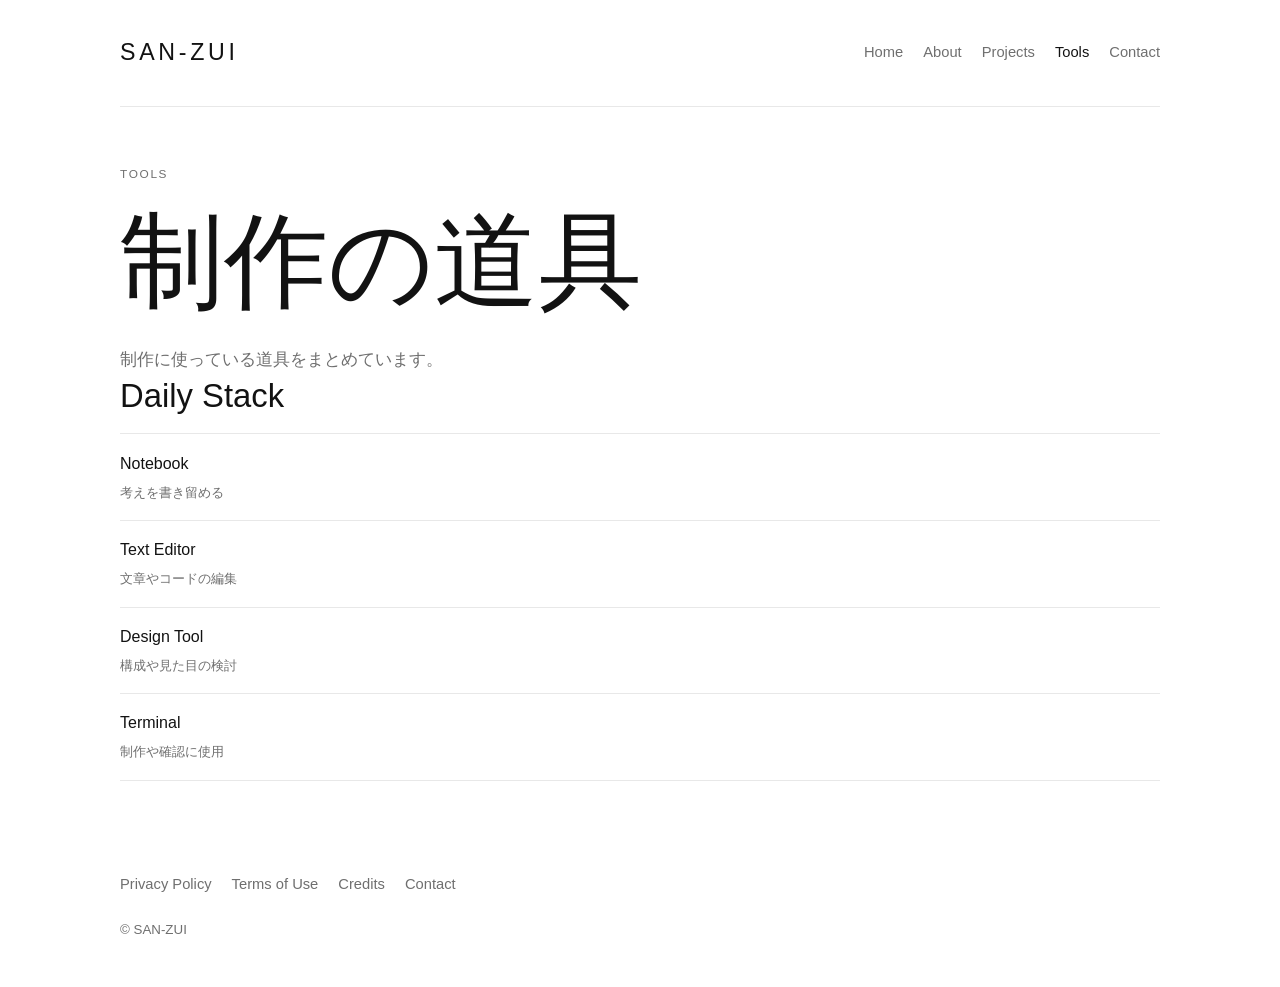
<file: tools.html>
<!DOCTYPE html>
<html lang="ja">
  <head>
    <meta charset="UTF-8" />
    <meta name="viewport" content="width=device-width, initial-scale=1.0" />
    <title>Tools | SAN-ZUI</title>
    <meta name="description" content="SAN-ZUIの制作環境について。" />
    <link rel="stylesheet" href="style.css" />
  </head>
  <body>
    <header class="site-header container">
      <a class="brand" href="index.html">SAN-ZUI</a>
      <nav aria-label="メインナビゲーション">
        <ul class="nav-list">
          <li><a href="index.html">Home</a></li>
          <li><a href="about.html">About</a></li>
          <li><a href="works.html">Projects</a></li>
          <li><a href="tools.html" aria-current="page">Tools</a></li>
          <li><a href="contact.html">Contact</a></li>
        </ul>
      </nav>
    </header>
    <main class="container page-main">
      <p class="eyebrow">TOOLS</p>
      <h1>制作の道具</h1>
      <p class="lead">制作に使っている道具をまとめています。</p>
      <section aria-labelledby="tool-title">
        <h2 id="tool-title">Daily Stack</h2>
        <ul class="tool-list">
          <li><span>Notebook</span><small>考えを書き留める</small></li>
          <li><span>Text Editor</span><small>文章やコードの編集</small></li>
          <li><span>Design Tool</span><small>構成や見た目の検討</small></li>
          <li><span>Terminal</span><small>制作や確認に使用</small></li>
        </ul>
      </section>
    </main>
    <footer class="site-footer container">
      <nav aria-label="フッターナビゲーション">
        <ul class="footer-list">
          <li><a href="privacy-policy.html">Privacy Policy</a></li>
          <li><a href="terms-of-use.html">Terms of Use</a></li>
          <li><a href="credits.html">Credits</a></li>
          <li><a href="contact.html">Contact</a></li>
        </ul>
      </nav>
      <small>© SAN-ZUI</small>
    </footer>
  </body>
</html>
</file>
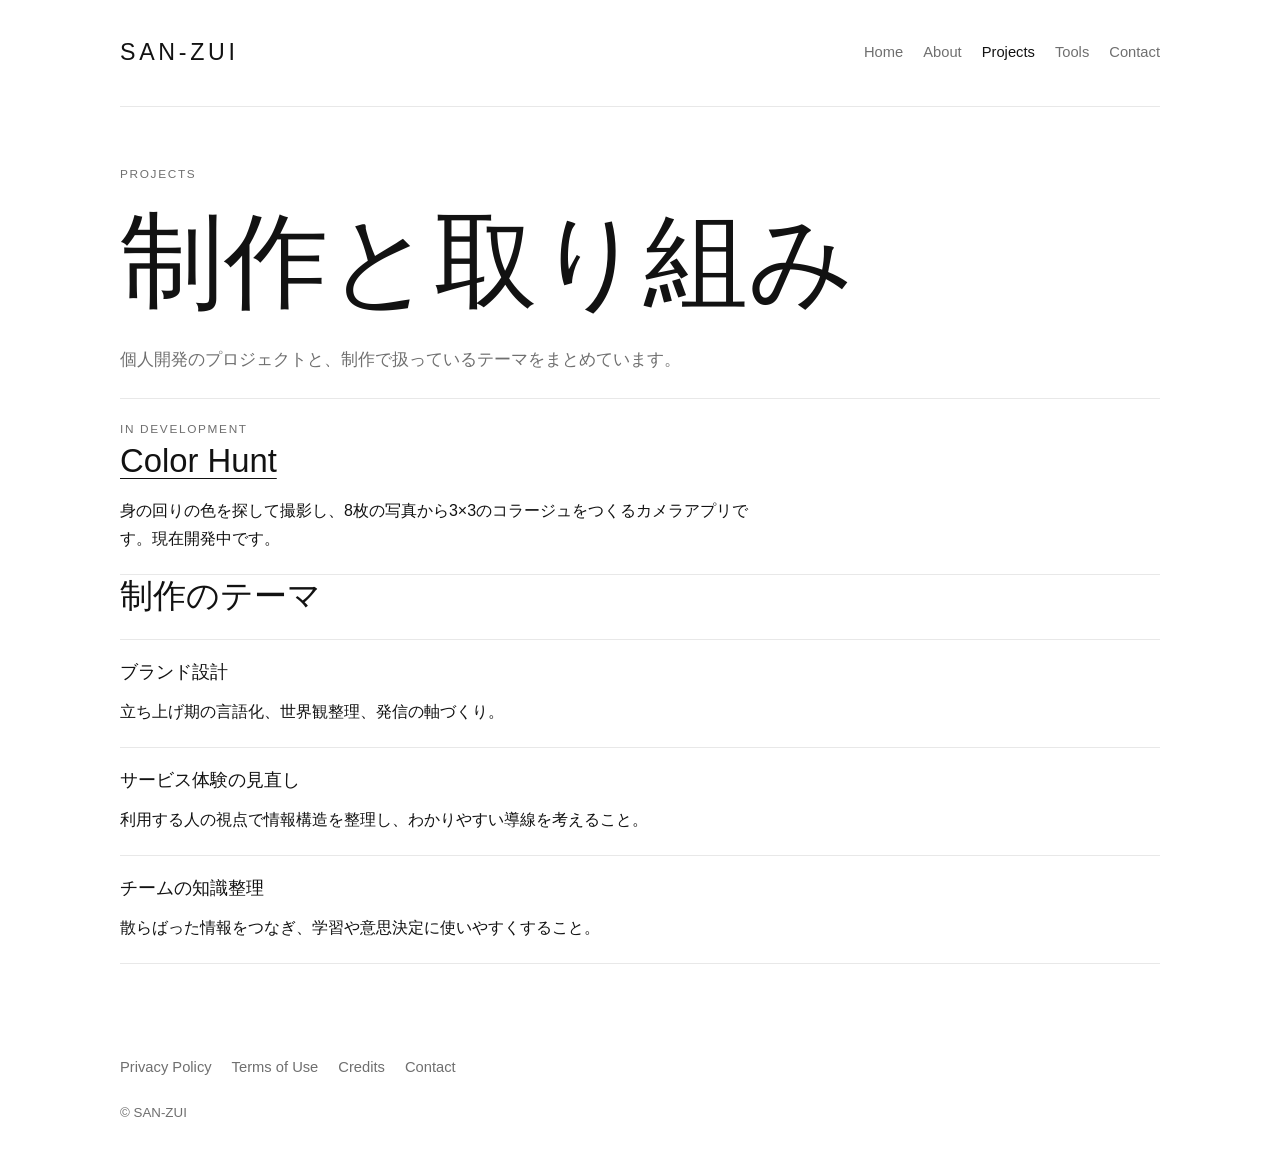
<file: works.html>
<!DOCTYPE html>
<html lang="ja">
  <head>
    <meta charset="UTF-8" />
    <meta name="viewport" content="width=device-width, initial-scale=1.0" />
    <title>Projects | SAN-ZUI</title>
    <meta name="description" content="SAN-ZUIの個人制作や取り組んでいるテーマ。" />
    <link rel="stylesheet" href="style.css" />
  </head>
  <body>
    <header class="site-header container">
      <a class="brand" href="index.html">SAN-ZUI</a>
      <nav aria-label="メインナビゲーション">
        <ul class="nav-list">
          <li><a href="index.html">Home</a></li>
          <li><a href="about.html">About</a></li>
          <li><a href="works.html" aria-current="page">Projects</a></li>
          <li><a href="tools.html">Tools</a></li>
          <li><a href="contact.html">Contact</a></li>
        </ul>
      </nav>
    </header>
    <main class="container page-main">
      <p class="eyebrow">PROJECTS</p>
      <h1>制作と取り組み</h1>
      <p class="lead">個人開発のプロジェクトと、制作で扱っているテーマをまとめています。</p>
      <section class="work-list" aria-label="Projects">
        <article class="work-item">
          <p class="eyebrow">IN DEVELOPMENT</p>
          <h2><a class="plain-link" href="projects/color-hunt/">Color Hunt</a></h2>
          <p>身の回りの色を探して撮影し、8枚の写真から3×3のコラージュをつくるカメラアプリです。現在開発中です。</p>
        </article>
      </section>
      <section class="text-block">
        <h2>制作のテーマ</h2>
        <div class="work-list">
          <article class="work-item">
            <h3>ブランド設計</h3>
            <p>立ち上げ期の言語化、世界観整理、発信の軸づくり。</p>
          </article>
          <article class="work-item">
            <h3>サービス体験の見直し</h3>
            <p>利用する人の視点で情報構造を整理し、わかりやすい導線を考えること。</p>
          </article>
          <article class="work-item">
            <h3>チームの知識整理</h3>
            <p>散らばった情報をつなぎ、学習や意思決定に使いやすくすること。</p>
          </article>
        </div>
      </section>
    </main>
    <footer class="site-footer container">
      <nav aria-label="フッターナビゲーション">
        <ul class="footer-list">
          <li><a href="privacy-policy.html">Privacy Policy</a></li>
          <li><a href="terms-of-use.html">Terms of Use</a></li>
          <li><a href="credits.html">Credits</a></li>
          <li><a href="contact.html">Contact</a></li>
        </ul>
      </nav>
      <small>© SAN-ZUI</small>
    </footer>
  </body>
</html>
</file>
<file: style.css>
:root {
  --bg: #fff;
  --ink: #121212;
  --soft: #6f6f6f;
  --line: #e8e8e8;
  --max: 1040px;
}

* {
  box-sizing: border-box;
}

html,
body {
  margin: 0;
  padding: 0;
  background: var(--bg);
  color: var(--ink);
  font-family: "Noto Sans JP", "Hiragino Sans", "Yu Gothic", sans-serif;
  line-height: 1.8;
}

.container {
  width: min(100% - 3rem, var(--max));
  margin-inline: auto;
}

.site-header {
  display: flex;
  align-items: center;
  justify-content: space-between;
  gap: 1rem;
  padding: 2rem 0;
}

.brand {
  color: var(--ink);
  text-decoration: none;
  letter-spacing: 0.16em;
  font-size: clamp(1.15rem, 2.2vw, 1.45rem);
}

.nav-list,
.footer-list {
  list-style: none;
  display: flex;
  flex-wrap: wrap;
  gap: 0.75rem 1.25rem;
  margin: 0;
  padding: 0;
}

.nav-list a,
.footer-list a {
  text-decoration: none;
  color: var(--soft);
  font-size: 0.92rem;
}

.nav-list a[aria-current="page"],
.nav-list a:hover,
.footer-list a:hover {
  color: var(--ink);
}

.hero {
  padding: 12vh 0 14vh;
}

.eyebrow {
  margin: 0;
  font-size: 0.74rem;
  letter-spacing: 0.14em;
  color: var(--soft);
}

h1,
h2,
h3 {
  margin: 0;
  line-height: 1.28;
  font-weight: 500;
}

h1 {
  margin-top: 0.6rem;
  font-size: clamp(2.35rem, 9vw, 6.5rem);
}

h2 {
  font-size: clamp(1.35rem, 3vw, 2.05rem);
}

h3 {
  font-size: 1.15rem;
}

.tagline {
  margin-top: 1.2rem;
  font-size: clamp(1rem, 2.2vw, 1.45rem);
  color: var(--soft);
}

.section,
.page-main {
  padding: 3.6rem 0;
  border-top: 1px solid var(--line);
}

.page-main {
  min-height: 62vh;
}

.lead {
  margin: 1rem 0 0;
  color: var(--soft);
  font-size: 1.08rem;
  max-width: 66ch;
}

p {
  margin: 0.9rem 0 0;
  max-width: 72ch;
}

.link-grid {
  margin-top: 1.5rem;
  display: grid;
  grid-template-columns: repeat(3, minmax(0, 1fr));
  gap: 1rem;
}

.link-card {
  padding: 1.25rem;
  border: 1px solid var(--line);
}

.link-card h3 {
  margin-top: 0.35rem;
}

.link-card a,
.simple-link {
  display: inline-block;
  margin-top: 0.7rem;
  color: var(--ink);
  text-decoration: none;
  border-bottom: 1px solid var(--ink);
}

.plain-link {
  color: var(--ink);
  text-decoration-thickness: 1px;
  text-underline-offset: 0.18em;
}

.text-block + .text-block {
  margin-top: 2.5rem;
}

.work-list {
  margin-top: 1.4rem;
  border-top: 1px solid var(--line);
}

.work-item {
  padding: 1.25rem 0;
  border-bottom: 1px solid var(--line);
}

.tool-list,
.credit-list,
.plain-list {
  list-style: none;
  margin: 1rem 0 0;
  padding: 0;
  border-top: 1px solid var(--line);
}

.tool-list li,
.credit-list li,
.plain-list li {
  display: flex;
  flex-direction: column;
  gap: 0.15rem;
  padding: 0.95rem 0;
  border-bottom: 1px solid var(--line);
}

.tool-list small,
.credit-list small {
  color: var(--soft);
}

.credit-list a,
.plain-list a {
  color: var(--ink);
  text-underline-offset: 0.2em;
}

.steps {
  list-style: none;
  margin: 1rem 0 0;
  padding: 0;
  border-top: 1px solid var(--line);
}

.steps li {
  display: grid;
  grid-template-columns: 3rem 1fr;
  gap: 0.75rem;
  align-items: baseline;
  padding: 0.9rem 0;
  border-bottom: 1px solid var(--line);
}

.steps li > span {
  color: var(--soft);
  font-size: 0.8rem;
  letter-spacing: 0.1em;
}

.steps p {
  margin: 0;
}

.notice,
.pending {
  margin-top: 1.5rem;
  padding: 1rem 1.2rem;
  border: 1px solid var(--line);
  color: var(--soft);
}

.notice strong {
  color: var(--ink);
  font-weight: 500;
}

.notice p {
  margin-top: 0.35rem;
}

.pending {
  border-left: 2px solid var(--soft);
}

.collage-demo {
  width: min(100%, 460px);
  aspect-ratio: 1;
  margin: 1.5rem auto 0;
  padding: 3.3%;
  display: grid;
  grid-template-columns: repeat(3, 1fr);
  grid-template-rows: repeat(3, 1fr);
  gap: 2.5%;
  background: #f7f5f0;
}

.sample-tile,
.sample-theme {
  display: grid;
  place-items: center;
  min-width: 0;
}

.sample-tile {
  background-color: #ddd;
  background-size: cover;
}

.tile-one {
  background-image: linear-gradient(145deg, #b4c9bd 0 42%, #e0d7b9 42% 63%, #697c70 63%);
}

.tile-two {
  background-image: linear-gradient(35deg, #d3a575 0 35%, #e3d2b5 35% 68%, #8d6246 68%);
}

.tile-three {
  background-image: linear-gradient(130deg, #9faec2 0 40%, #d6c8ad 40% 64%, #6c7885 64%);
}

.tile-four {
  background-image: linear-gradient(45deg, #c6a2a0 0 38%, #e4d6c4 38% 65%, #7d7771 65%);
}

.tile-five {
  background-image: linear-gradient(135deg, #a7c1c6 0 40%, #d7d0b9 40% 67%, #697d79 67%);
}

.tile-six {
  background-image: linear-gradient(35deg, #d9b2a1 0 38%, #dfdac8 38% 66%, #7e8d78 66%);
}

.tile-seven {
  background-image: linear-gradient(140deg, #cabd8e 0 38%, #e4d9c9 38% 62%, #83856a 62%);
}

.tile-eight {
  background-image: linear-gradient(45deg, #a6b9ab 0 38%, #e3cfad 38% 65%, #a57863 65%);
}

.sample-theme {
  padding: 0.4rem;
  background: #e98b3a;
  color: #121212;
  font-size: clamp(0.72rem, 3vw, 1.15rem);
  font-weight: 600;
  letter-spacing: 0.12em;
}

.site-footer {
  padding: 2rem 0 2.8rem;
  color: var(--soft);
}

.site-footer small {
  display: block;
  margin-top: 1.2rem;
}

@media (max-width: 820px) {
  .link-grid {
    grid-template-columns: 1fr 1fr;
  }
}

@media (max-width: 640px) {
  .container {
    width: min(100% - 2rem, var(--max));
  }

  .site-header {
    flex-direction: column;
    align-items: flex-start;
    gap: 0.75rem;
  }

  .hero {
    padding: 8vh 0 10vh;
  }

  .link-grid {
    grid-template-columns: 1fr;
  }

  .section,
  .page-main {
    padding: 2.8rem 0;
  }

  .footer-list {
    flex-direction: column;
    gap: 0.45rem;
  }
}
</file>
